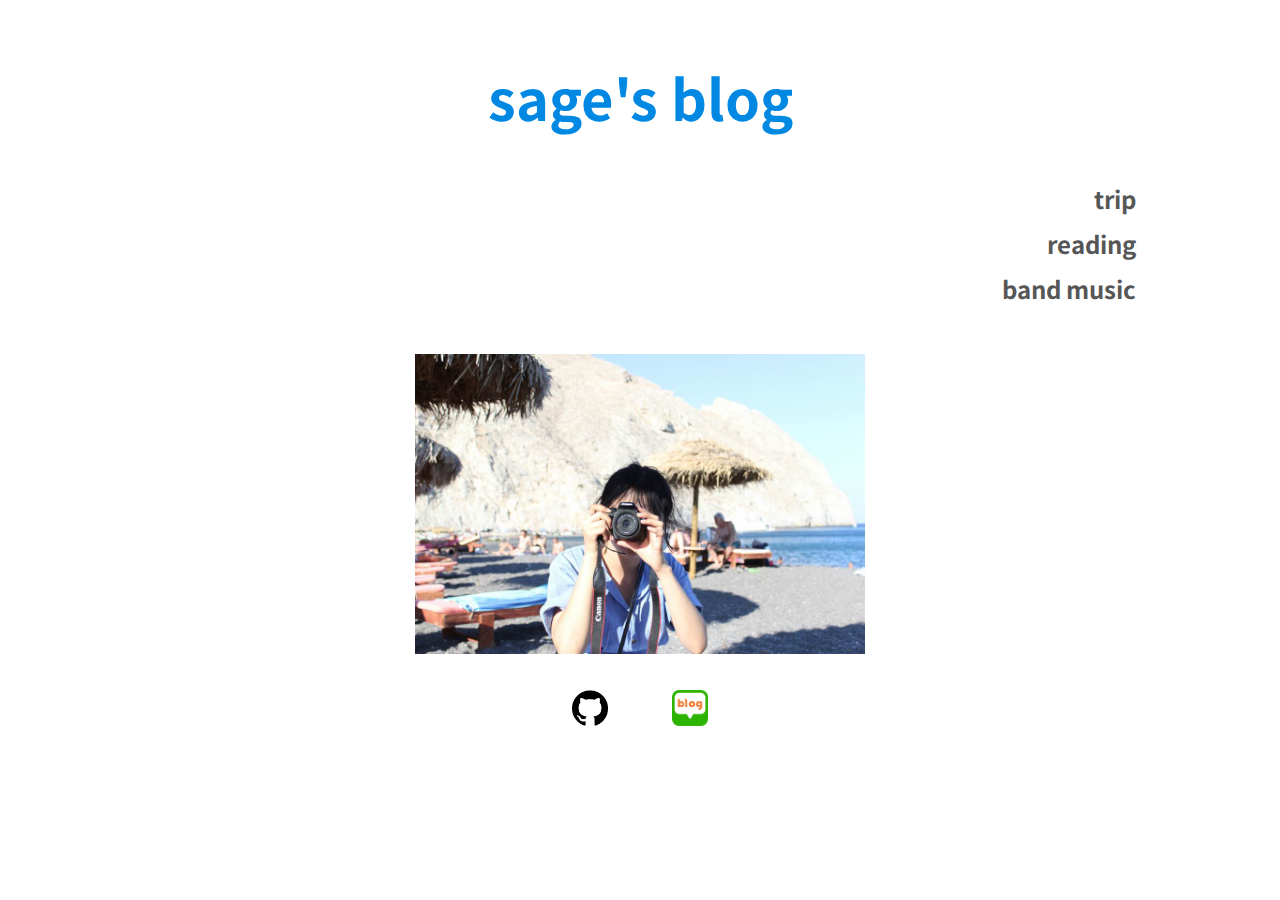
<file: index.html>
<!DOCTYPE html>
<html lang="en">
<head>
    <meta charset="UTF-8">
    <meta name="viewport" content="width=device-width, initial-scale=1.0">
    <title>sage's blog</title>
    <link rel="preconnect" href="https://fonts.googleapis.com">
    <link rel="preconnect" href="https://fonts.gstatic.com" crossorigin>
    <link href="https://fonts.googleapis.com/css2?family=Montserrat:wght@400;700&family=Noto+Sans+KR:wght@400;700&display=swap" rel="stylesheet">
    <link rel="stylesheet" href="./style.css" />
</head>
<body>
    <h1 class="blog-title">
        <a href="./index.html">
        sage's blog </a>
    </h1>

    <ul class="blog-menu">
        <li class="blog-menu-list">
            <a href="./trip.html">trip</a>
        </li>
        <li class="blog-menu-list">
            <a href="./reading.html">reading</a>
        </li>
        <li class="blog-menu-list">
            <a href="./band-music.html">band music</a>
        </li>
    </ul>

    <div class="blog-image">
    <img src="./assets/profile.JPG" alt="profile-image" />
    </div>

    <footer class="footer">
    <ul class="footer-links">
        <li class="footer-link">
            <a href="https://github.com/romaiueoy?tab=repositories" target="_blank" aria-label="github">
                    <img src="./assets/github.png" alt="" />
            </a>
        </li>
        <li class="footer-link">
            <a href="https://blog.naver.com/saltypicnic" target="_blank" aria-label="blog">
                    <img src="./assets/naver-blog-logo.png" alt="" />
            </a>
        </li>
    </ul>
    </footer>

</body>
</html>
</file>
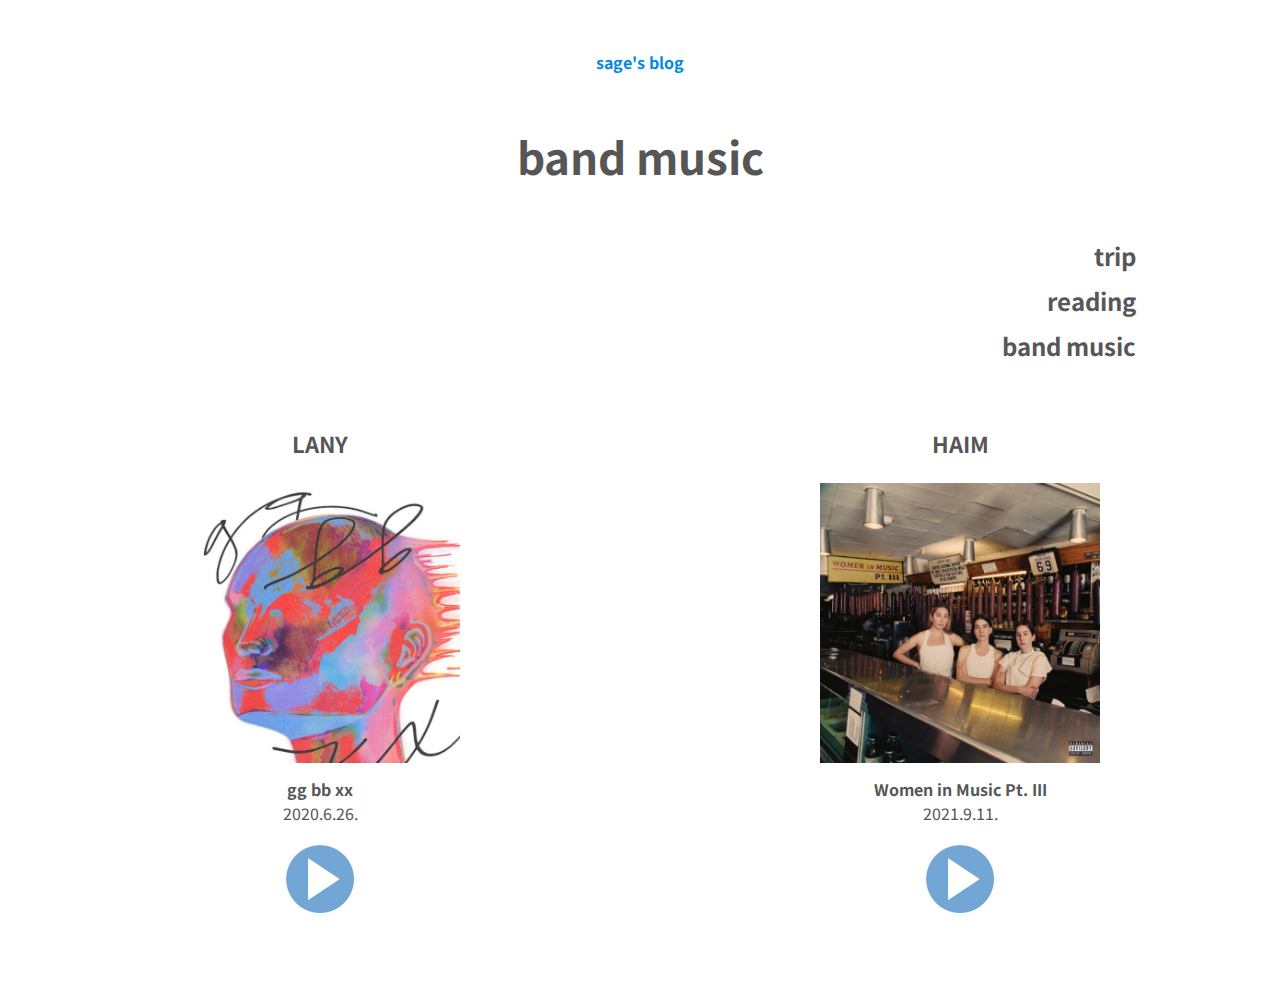
<file: band-music.html>
<!DOCTYPE html>
<html lang="en">
<head>
    <meta charset="UTF-8">
    <meta name="viewport" content="width=device-width, initial-scale=1.0">
    <title>sage's blog - band music</title>
    <link rel="preconnect" href="https://fonts.googleapis.com">
    <link rel="preconnect" href="https://fonts.gstatic.com" crossorigin>
    <link href="https://fonts.googleapis.com/css2?family=Montserrat:wght@400;700&family=Noto+Sans+KR:wght@400;700&display=swap" rel="stylesheet">
    <link rel="stylesheet" href="./style.css" />
</head>
<body>
    <strong class="blog-category">
        <a href="./index.html">sage's blog</a>
    </strong>
    <h1 class="blog-category-title">
        <a href="./band-music.html">
        band music </a>
    </h1>

    <ul class="blog-menu">
        <li class="blog-menu-list">
            <a href="./trip.html">trip</a>
        </li>
        <li class="blog-menu-list">
            <a href="./reading.html">reading</a>
        </li>
        <li class="blog-menu-list">
            <a href="./band-music.html">band music</a>
        </li>
    </ul>

    <div class="band-section">
            <div class="band-section-list">
                <h2 class="band-title">LANY</h2>
                <img src="./assets/lany.png" alt="">
                <span class="band-description">
                    <strong>gg bb xx</strong>
                    <p>2020.6.26.</p>
                </span>

               <div class="band-play-button">
                  <a href="https://youtube.com/playlist?list=PLTIQcWIkYnvlRfZeOiu3PH9oIsj2OdbuM" target="_blank" aria-label="lany-album-play">
                    <img src="./assets/play-icon.png" alt="">
                </a>
               </div>
            </div>

            <div class="band-section-list">
              <h2 class="band-title">HAIM</h2>
                <img src="./assets/haim.png" alt="">
                <span class="band-description">
                    <strong>Women in Music Pt. III</strong>
                     <p>2021.9.11.</p>
                </span>
                <div class="band-play-button">
                    <a href="https://youtube.com/playlist?list=PLkqz3S84Tw-SJulOQLjOTY-2TvU4Vu6cr" target="_blank" aria-label="haim-album-play">
                        <img src="./assets/play-icon.png" alt="">
                    </a>
                </div>
            </div>
    </div>
</body>
</html>
</file>
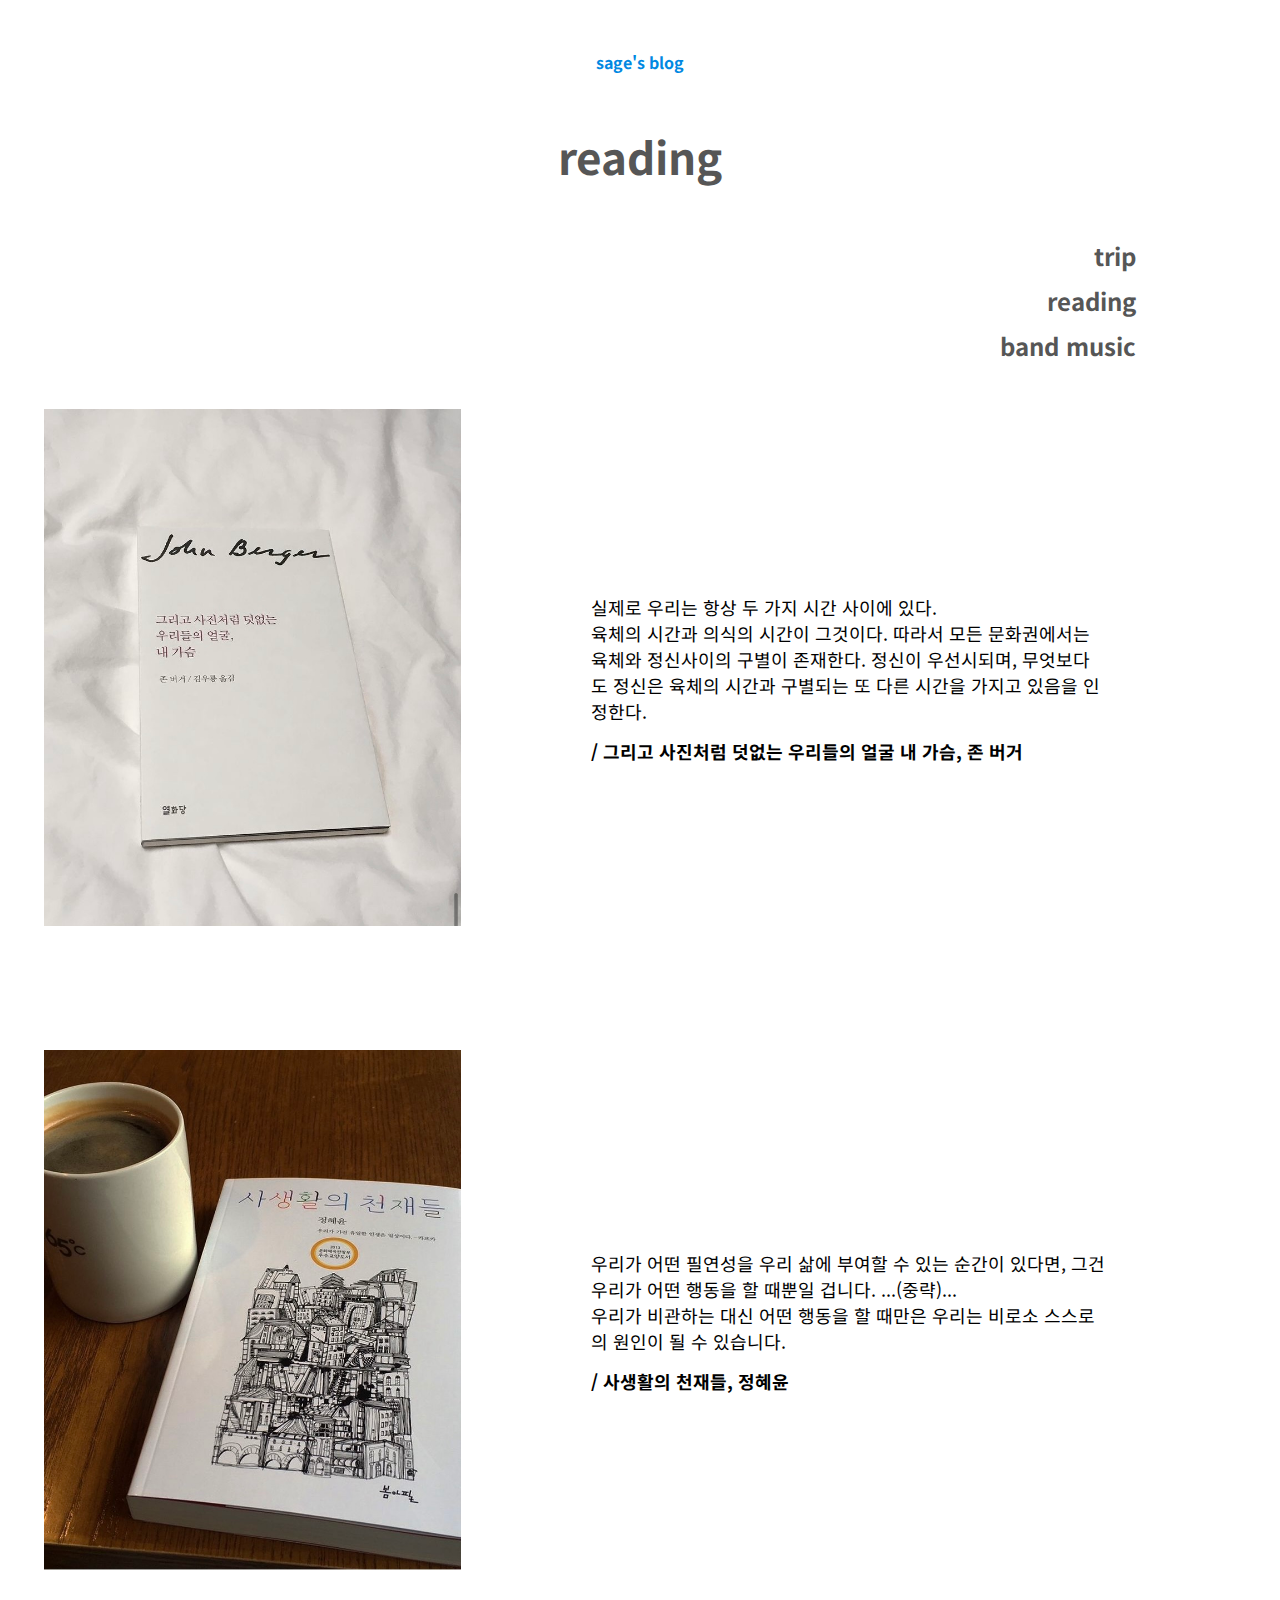
<file: reading.html>
<!DOCTYPE html>
<html lang="ko">
<head>
    <meta charset="UTF-8">
    <meta name="viewport" content="width=device-width, initial-scale=1.0">
    <title>sage's blog - reading</title>
    <link rel="preconnect" href="https://fonts.googleapis.com">
    <link rel="preconnect" href="https://fonts.gstatic.com" crossorigin>
    <link href="https://fonts.googleapis.com/css2?family=Montserrat:wght@400;700&family=Noto+Sans+KR:wght@400;700&display=swap" rel="stylesheet">
    <link rel="stylesheet" href="./style.css" />
</head>
<body>
    <strong class="blog-category">
        <a href="./index.html">sage's blog</a>
    </strong>
    <h1 class="blog-category-title">
        <a href="./reading.html">
        reading </a>
    </h1>

    <ul class="blog-menu">
        <li class="blog-menu-list">
            <a href="./trip.html">trip</a>
        </li>
        <li class="blog-menu-list">
            <a href="./reading.html">reading</a>
        </li>
        <li class="blog-menu-list">
            <a href="./band-music.html">band music</a>
        </li>
    </ul>

  <div class="reading-section">
   <div class="reading-section-list">
    <img src="./assets/book-1.jpg" class="reading-photo" alt="그리고 사진처럼 덧없는 우리들의 얼굴 내 가슴"> 
    <span class="reading-description">
        <p>실제로 우리는 항상 두 가지 시간 사이에 있다. <br/> 육체의 시간과 의식의 시간이 그것이다. 따라서 모든 문화권에서는 육체와 정신사이의 구별이 존재한다. 정신이 우선시되며, 무엇보다도 정신은 육체의 시간과 구별되는 또 다른 시간을 가지고 있음을 인정한다.  </p>
    <strong>/ 그리고 사진처럼 덧없는 우리들의 얼굴 내 가슴, 존 버거</strong>
    </span>
  
   </div>
   <div class="reading-section-list">
    <img src="./assets/book-2.jpg" class="reading-photo" alt="사생활의 천재들"> 
    <span class="reading-description">
        <p>우리가 어떤 필연성을 우리 삶에 부여할 수 있는 순간이 있다면, 그건 우리가 어떤 행동을 할 때뿐일 겁니다. ...(중략)... <br/>우리가 비관하는 대신 어떤 행동을 할 때만은 우리는 비로소 스스로의 원인이 될 수 있습니다. </p>
    <strong>  / 사생활의 천재들, 정혜윤</strong>
    </span>
   </div>
  </div>
</body>
</html>
</file>
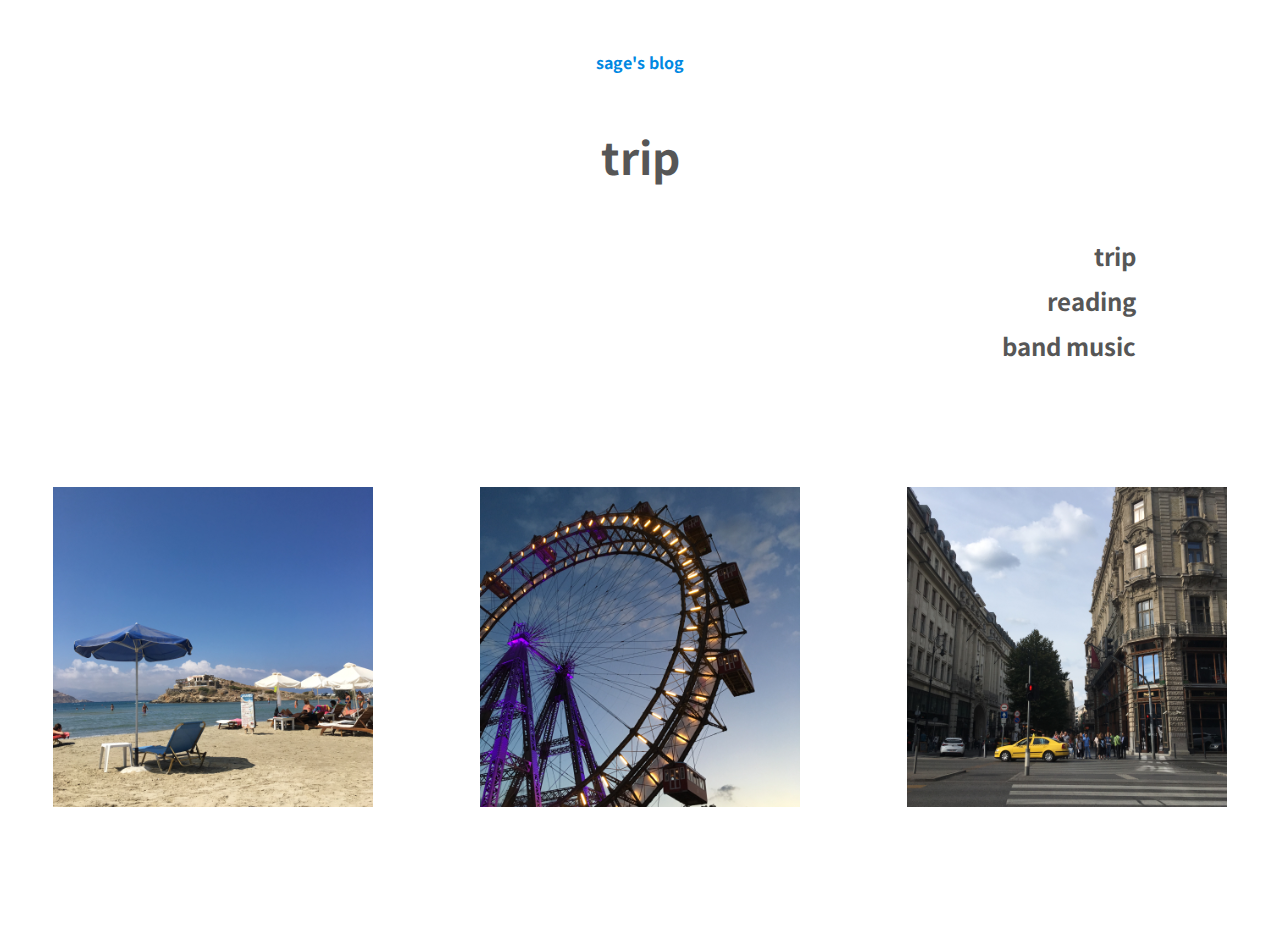
<file: trip.html>
<!DOCTYPE html>
<html lang="en">
<head>
    <meta charset="UTF-8">
    <meta name="viewport" content="width=device-width, initial-scale=1.0">
    <title>sage's blog - trip</title>
    <link rel="preconnect" href="https://fonts.googleapis.com">
    <link rel="preconnect" href="https://fonts.gstatic.com" crossorigin>
    <link href="https://fonts.googleapis.com/css2?family=Montserrat:wght@400;700&family=Noto+Sans+KR:wght@400;700&display=swap" rel="stylesheet">
    <link rel="stylesheet" href="./style.css" />
</head>
<body>
    <strong class="blog-category">
        <a href="./index.html">sage's blog</a>
    </strong>
    <h1 class="blog-category-title">
        <a href="./trip.html">
        trip </a>
    </h1>

    <ul class="blog-menu">
        <li class="blog-menu-list">
            <a href="./trip.html">trip</a>
        </li>
        <li class="blog-menu-list">
            <a href="./reading.html">reading</a>
        </li>
        <li class="blog-menu-list">
            <a href="./band-music.html">band music</a>
        </li>
    </ul>

    <div class="trip-section">
        <div class="trip-card">
            <a href="#" class="trip-card-photo">
                <img src="./assets/naxos.JPG" alt="" />
                <strong>
                    naxos in Greece
                </strong>
            </a>
        </div>
        <div class="trip-card">
            <a href="#" class="trip-card-photo">
                <img src="./assets/wien.JPG" alt="" />
                <strong>
                    vienna in Austria
                </strong>
            </a>
        </div>
        <div class="trip-card">
            <a href="#" class="trip-card-photo">
                <img src="./assets/budapest.JPG" alt="" />
                <strong>
                    budapest in Hungary
                </strong>
            </a>          
        </div>
    </div>

</body>
</html>
</file>
<file: style.css>
* {
    box-sizing: border-box;
    margin: 0;
}

body {
    font-family: 'Montserrat', sans-serif;
    font-family: 'Noto Sans KR', sans-serif;
    text-align: center;
}

/* Reset CSS */
a {
    color: inherit;
    text-decoration: none;
}

button,
input,
textarea {
    font-family: 'DM Sans', sans-serif;
}

button:focus,
button:active,
input:focus,ß
input:active,
textarea:focus,
textarea:active {
    outline: none;
    box-shadow: none;
}

ol,
ul,
li {
    list-style-type: none;
    padding-left: 0;
    margin-left: 0;
}


/* index */
.blog-category a{
    display: block;
    padding: 50px 50px 0 ;
    color: #0088E2;
}

.blog-title {
    margin: 44px 50px 28px;
    font-size: 32px;
    color: #0088E2;
}

.blog-category-title {
    margin: 44px 50px 28px;
    font-size: 32px;
    color: #565656;

}

.blog-menu {
    display: block;
    margin-bottom: 34px;
    text-align: center;
}

.blog-menu-list {
    margin-bottom: 10px;
}

.blog-menu-list a {
    padding: 6px 24px;
    font-size: 14px;
    font-weight: 700;
    color: #565656;
}

.blog-menu-list a:hover {
    color: #0088E2;
    font-weight: 700;
    border-radius: 10px;
    background: #ebeaea;
    box-shadow: inset 9px 9px 22px #e2e1e1,
                inset -9px -9px 22px #f4f3f3;
}

.blog-image {
    display: flex;
    justify-content: center;
    align-items: center;
}

.blog-image img {
    width: 320px;
    height: auto;
    margin-bottom: 34px;
}

.footer-links {
    display: flex;
    justify-content: center;
    align-items: center;
    flex-direction: row;
    flex-wrap: nowrap;
    font-size: 14px;
    color: dimgrey;
}

.footer-link:first-child {
    margin-right: 42px;
}

.footer-link a {
    display: block;
    width: 24px;
    height: 24px;
}

.footer-link a img {
    width: 24px;
    height: auto;
}

.footer-links .footer-link:first-child:hover {
    border-radius: 50%;
    background: #ffffff;
    box-shadow:  5px 5px 12px #666666,
             -5px -5px 12px #ffffff;
}

.footer-links .footer-link:last-child:hover {
    border-radius: 9px;
    background: #ffffff;
    box-shadow:  5px 5px 12px #666666,
             -5px -5px 12px #ffffff;
}

/* trip */
.trip-card {
    display: flex;
    justify-content: center;
    align-items: center;
}

.trip-card-photo {
    position: relative;
    width: 320px;
    height: auto;
    margin: 24px 0 32px;
    text-align: center;

}

.trip-card-photo:hover {
    background-color: #000;
}

.trip-card-photo strong {
    position: absolute;
    width: 320px;
    font-size: 0;
    top: 50%;
	left: 50%;
    transform: translate( -50%, -50% );
}

.trip-card-photo:hover strong {
    font-size: 16px;
    color: #fff;
}

.trip-card-photo img {
    display: block;
    width: 320px;
    height: auto;
    margin: 0 auto ;
}

.trip-card-photo img:hover {
    opacity: 0.5;
}

/* reading */
.reading-section img {
    width: 320px;
    height: auto;
    margin-bottom: 24px;
}

.reading-section-list {
    text-align: left;
    font-size: 14px;
    margin-bottom: 56px;
}

.reading-description p {
    margin-bottom: 14px;
}

.reading-descriptionc p,
.reading-description strong {
    display: block;
    padding: 0 20px;
}

/* band-music */
.band-title {
    font-size: 22px;
    color: #565656;
    text-align: left;
}

/* band-music */
.band-section {
    margin: 18px;
}

.band-section-list {
   
    color: #565656;
}

.band-section-list:first-child {
    margin-bottom: 50px;
}

.band-section-list img {
    width: 280px;
    height: auto;
}

.band-title {
    margin-bottom: 24px;
}

.band-description {
    padding: 14px;
}

.band-play-button img {
    display: block;
    width: 80px;
    height: auto;
    margin: 0 auto;
}

.band-play-button img:hover {
    border-radius: 50%;
    background: #e0e0e0;
    box-shadow:  8px 8px 16px #bebebe,
             -8px -8px 16px #ffffff;
}


@media screen and (min-width:768px) {
    /* index */
    .blog-category-title {
        font-size: 44px;
        margin: 50px;
    }

    .blog-title {
        margin: 56px 100px 44px;
        font-size: 56px;
    }

    .blog-menu {
        margin: 0 120px 24px;
        text-align: right;
    }

    .blog-menu-list a {
        font-size: 24px;
    }

    .blog-image img {
        width: 850px;
        padding: 24px 200px;
        margin-bottom: 12px;
    }

    .footer-links {
        margin-bottom: 100px;
    }
    
    .footer-link:first-child {
        margin-right: 64px;
    }

    .footer-link a {
        width: 36px;
        height: 36px;
    }

    .footer-link a img {
        width: 36px;
        height: auto;
    }

    /* trip */
    .trip-section {
        margin: 100px 0;
        display: flex;
        flex-direction: row;
        flex-wrap: wrap;
        justify-content: space-around;
    }

    /* reading */
    .reading-section {
        display: flex;
        flex-direction: row;
        flex-wrap: wrap;
    }

    .reading-section-list {
        font-size: 18px;
        margin: 22px 44px 78px;
        display: flex;
        flex-direction: row;
        justify-content: center;
        align-items: center;
    }

    .reading-section img {
        width: 35%;
    }



    .reading-description p,
    .reading-description strong {
        padding: 0 130px;
    }

    /* band-music */
    .band-section {
        margin: 64px 0;
        display: flex;
        flex-direction: row;
        flex-wrap: wrap;
        justify-content: space-around;
    }

    .band-section-list {
        display: flex;
        flex-direction: column;
        justify-content: center;
        align-items: center;
    }

    .band-section-list:first-child {
        margin-bottom: 0;
    }


}
</file>
